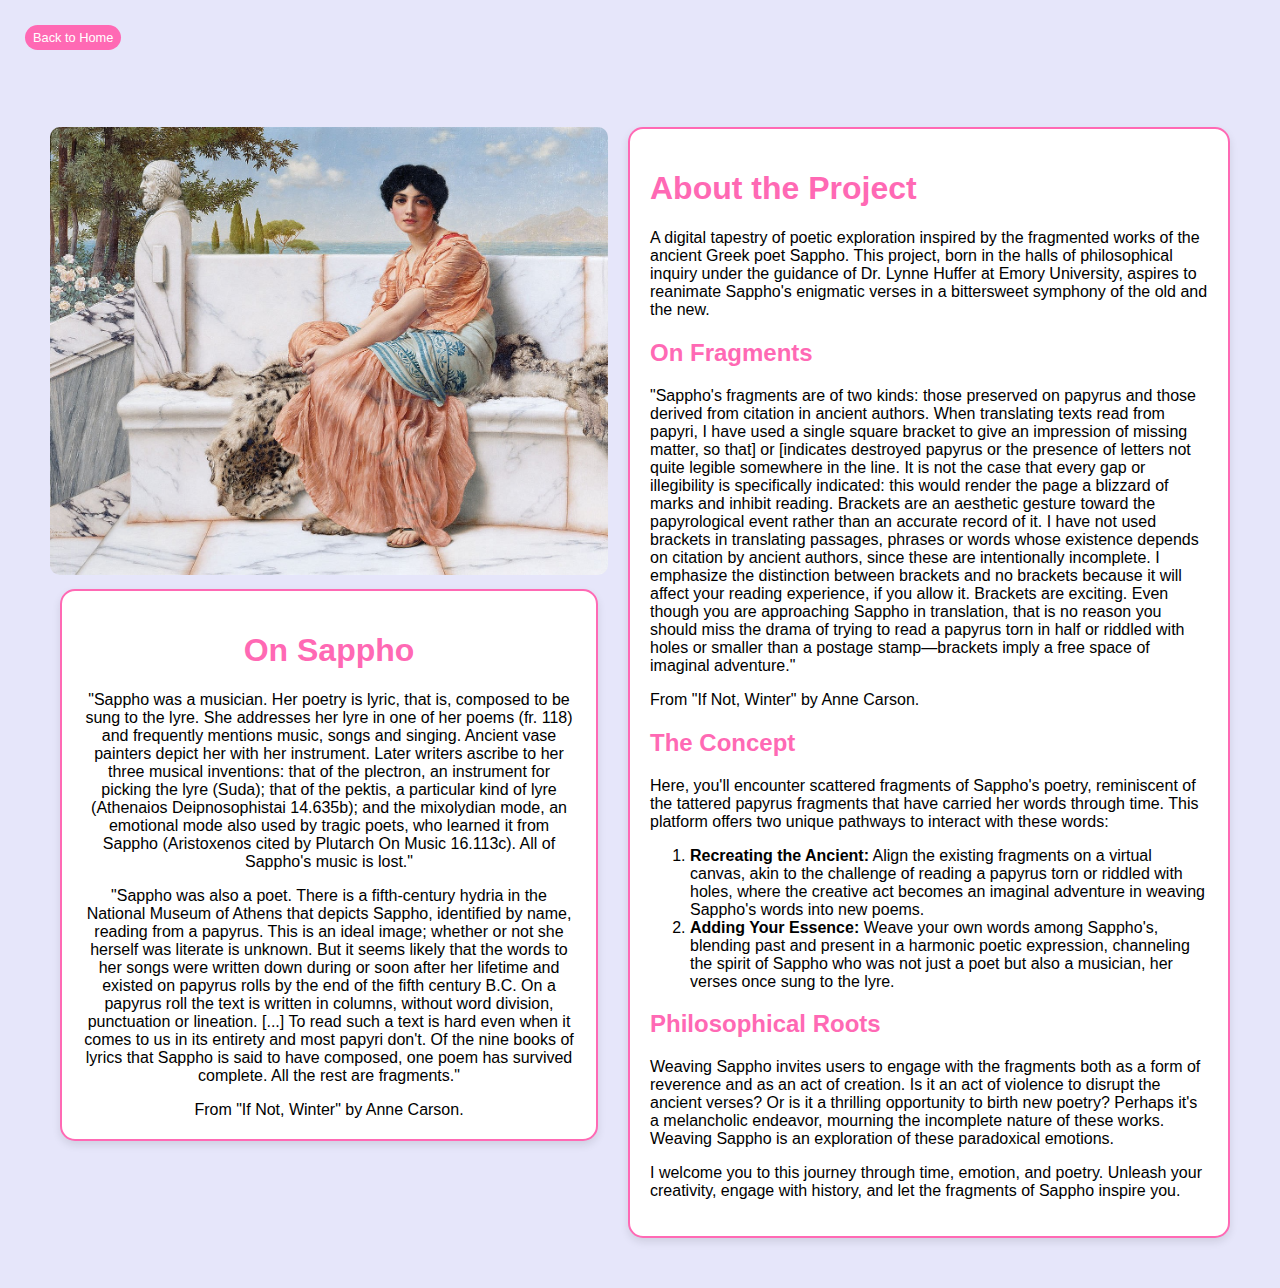
<file: about.html>
<!DOCTYPE html>
<html lang="en">
<head>
    <meta charset="UTF-8">
    <meta name="viewport" content="width=device-width, initial-scale=1.0">
    <title>Weaving Sappho: Interactive Canvas</title>
    <style>

        .main-container {
            display: flex;
            flex-wrap: wrap;
            justify-content: center;
            align-items: flex-start;
            padding: 20px;
        }

        .image-container {
            flex: 1;
            max-width: 50%;
            padding: 10px;
            text-align: center;
        }

        .image-container img {
            max-width: 100%;
            height: auto;
            border-radius: 10px;
        }

        .content-box {
            flex: 1;
            background-color: white;
            border: 2px solid hotpink;
            border-radius: 15px;
            box-shadow: 0 4px 8px rgba(0, 0, 0, 0.1);
            padding: 20px;
            margin: 10px;
        }

        header nav ul {
            list-style-type: none;
            padding: 0;
        }

        header nav ul li {
            display: inline;
            margin-right: 20px;
        }

        a {
            text-decoration: none;
            color: hotpink;
        }

        a:hover {
            text-decoration: underline;
        }

        @media (max-width: 768px) {
            .main-container {
                flex-direction: column;
            }

            .image-container, .content-box {
                max-width: 100%;
            }
        }
    </style>
    <link rel="stylesheet" href="style.css">
</head>
<body>
    <header>
        <nav>
            <ul>
                <li><a href="index.html" class="nav-button-2">Back to Home</a></li>
            </ul>
        </nav>
    </header>
    <div class="main-container">
        <div class="image-container">
            <img src="2882.jpg" alt="Image of Sappho">
            
            <div class="content-box">
                <h1>On Sappho</h1>
            <p>"Sappho was a musician. Her poetry is lyric, that is, composed to be sung to the lyre. She addresses
                her lyre in one of her poems (fr. 118) and frequently mentions music, songs and singing. Ancient
                vase painters depict her with her instrument. Later writers ascribe to her three musical inventions:
                that of the plectron, an instrument for picking the lyre (Suda); that of the pektis, a particular kind
                of lyre (Athenaios Deipnosophistai 14.635b); and the mixolydian mode, an emotional mode also
                used by tragic poets, who learned it from Sappho (Aristoxenos cited by Plutarch On Music
                16.113c). All of Sappho's music is lost."
            </p>
            <p>
                "Sappho was also a poet. There is a fifth-century hydria in the National Museum of Athens that
                depicts Sappho, identified by name, reading from a papyrus. This is an ideal image; whether or not
                she herself was literate is unknown. But it seems likely that the words to her songs were written
                down during or soon after her lifetime and existed on papyrus rolls by the end of the fifth century
                B.C. On a papyrus roll the text is written in columns, without word division, punctuation or
                lineation. [...] To read such a text is hard even when it comes to us in its entirety and most papyri
                don't. Of the nine books of lyrics that Sappho is said to have composed, one poem has survived
                complete. All the rest are fragments."</p>
            
                From "If Not, Winter" by Anne Carson.
            </div>
        </div>
        
        <div class="content-box">
        
            <h1>About the Project</h1>
            <p>A digital tapestry of poetic exploration inspired by the fragmented works of the ancient Greek poet Sappho. This project, born in the halls of philosophical inquiry under the guidance of Dr. Lynne Huffer at Emory University, aspires to reanimate Sappho's enigmatic verses in a bittersweet symphony of the old and the new.</p>
            <h2>On Fragments</h2>
                <p>"Sappho's fragments are of two kinds: those preserved on papyrus and those derived from citation
                    in ancient authors. When translating texts read from papyri, I have used a single square bracket to
                    give an impression of missing matter, so that] or [indicates destroyed papyrus or the presence of
                    letters not quite legible somewhere in the line. It is not the case that every gap or illegibility is
                    specifically indicated: this would render the page a blizzard of marks and inhibit reading. Brackets
                    are an aesthetic gesture toward the papyrological event rather than an accurate record of it. I have
                    not used brackets in translating passages, phrases or words whose existence depends on citation by
                    ancient authors, since these are intentionally incomplete. I emphasize the distinction between
                    brackets and no brackets because it will affect your reading experience, if you allow it. Brackets
                    are exciting. Even though you are approaching Sappho in translation, that is no reason you should
                    miss the drama of trying to read a papyrus torn in half or riddled with holes or smaller than a postage
                    stamp—brackets imply a free space of imaginal adventure."</p>
                    From "If Not, Winter" by Anne Carson.
            <h2>The Concept</h2>
            <p>Here, you'll encounter scattered fragments of Sappho's poetry, reminiscent of the tattered papyrus fragments that have carried her words through time. This platform offers two unique pathways to interact with these words:</p>
            <ol>
              <li><strong>Recreating the Ancient:</strong> Align the existing fragments on a virtual canvas, akin to the challenge of reading a papyrus torn or riddled with holes, where the creative act becomes an imaginal adventure in weaving Sappho's words into new poems.</li>
              <li><strong>Adding Your Essence:</strong> Weave your own words among Sappho's, blending past and present in a harmonic poetic expression, channeling the spirit of Sappho who was not just a poet but also a musician, her verses once sung to the lyre.</li>
            </ol>
    
    
            <h2>Philosophical Roots</h2>
            <p>Weaving Sappho invites users to engage with the fragments both as a form of reverence and as an act of creation. Is it an act of violence to disrupt the ancient verses? Or is it a thrilling opportunity to birth new poetry? Perhaps it's a melancholic endeavor, mourning the incomplete nature of these works. Weaving Sappho is an exploration of these paradoxical emotions.</p>
            
            <p>I welcome you to this journey through time, emotion, and poetry. Unleash your creativity, engage with history, and let the fragments of Sappho inspire you.</p>
            <!-- Remaining content -->
        </div>
    </div>
</body>
</html>
</file>
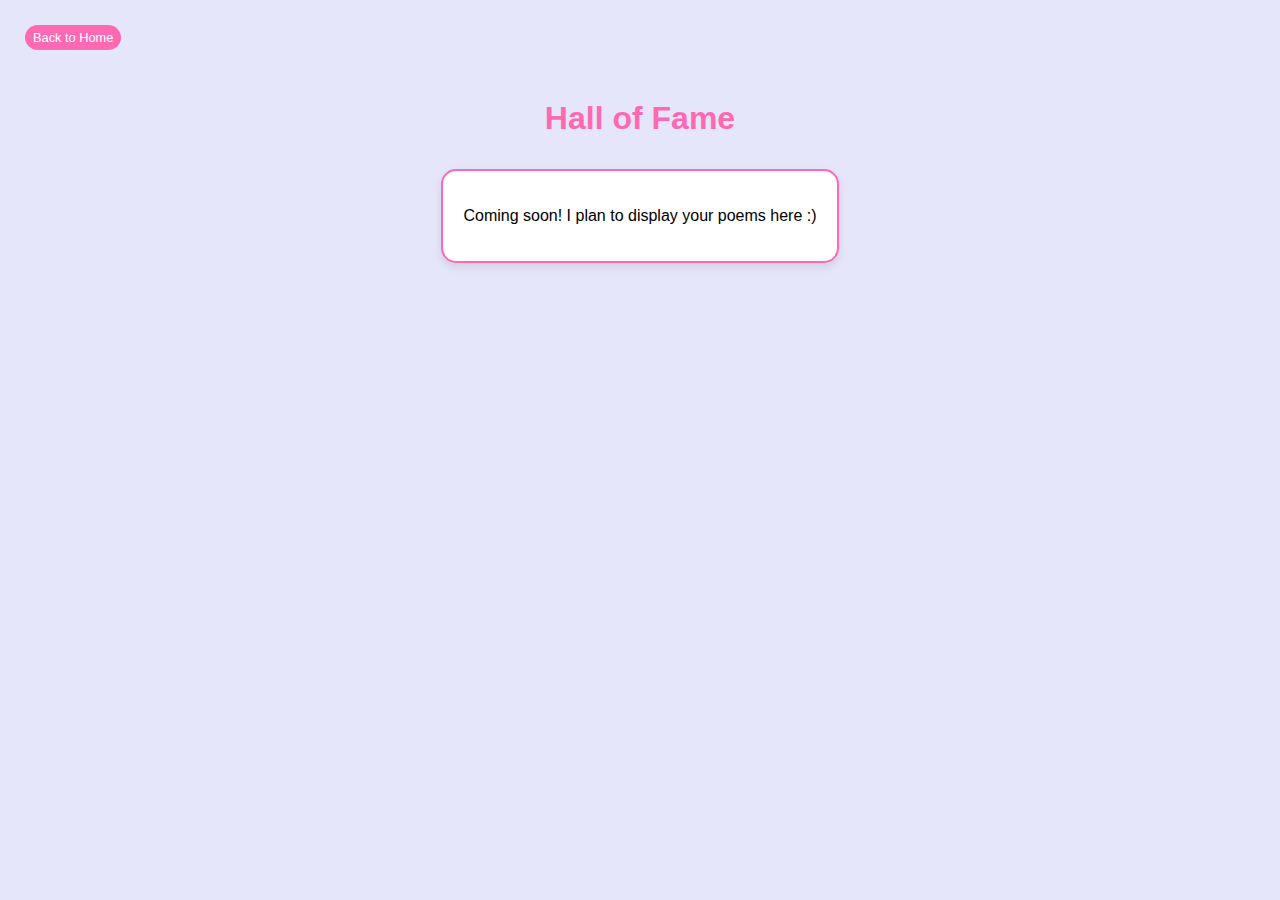
<file: hall-of-fame.html>
<!DOCTYPE html>
<html lang="en">
<head>
    <meta charset="UTF-8">
    <meta name="viewport" content="width=device-width, initial-scale=1.0">
    <title>Weaving Sappho: Interactive Canvas</title>
    <link rel="stylesheet" href="style.css">
    <style>


        form {
            background-color: white;
            border: 3px solid hotpink;
            border-radius: 10px;
            padding: 20px;
            box-shadow: 0 4px 8px rgba(0, 0, 0, 0.1);
            width: 300px;
        }
        label {
            display: block;
            margin-bottom: 15px;
            color: #333;
        }
        input[type="email"], textarea {
            width: 100%;
            padding: 8px;
            margin-top: 5px;
            border: 1px solid #ddd;
            border-radius: 4px;
            box-sizing: border-box; /* Ensures padding doesn't affect overall width */
        }
        textarea {
            height: 100px;
            resize: vertical;
        }
        button {
            background-color: hotpink;
            color: white;
            border: none;
            padding: 10px 20px;
            border-radius: 5px;
            cursor: pointer;
            font-size: 16px;
        }
        button:hover {
            background-color: #ff69b4;
        }
        .content-box {
            flex: 1;
            background-color: white;
            border: 2px solid hotpink;
            border-radius: 15px;
            box-shadow: 0 4px 8px rgba(0, 0, 0, 0.1);
            padding: 20px;
            margin: 10px;
        }
    </style>
</head>
<body>
    <header>
        <nav>
            <ul>
                <li><a href="index.html" class = "nav-button-2">Back to Home</a></li>
            </ul>
        </nav>
    </header>
    <h1>Hall of Fame</h1>
    <div class="content-box">
    <p> Coming soon! I plan to display your poems here :)</p>
    </div>
</body>
</html>
</file>
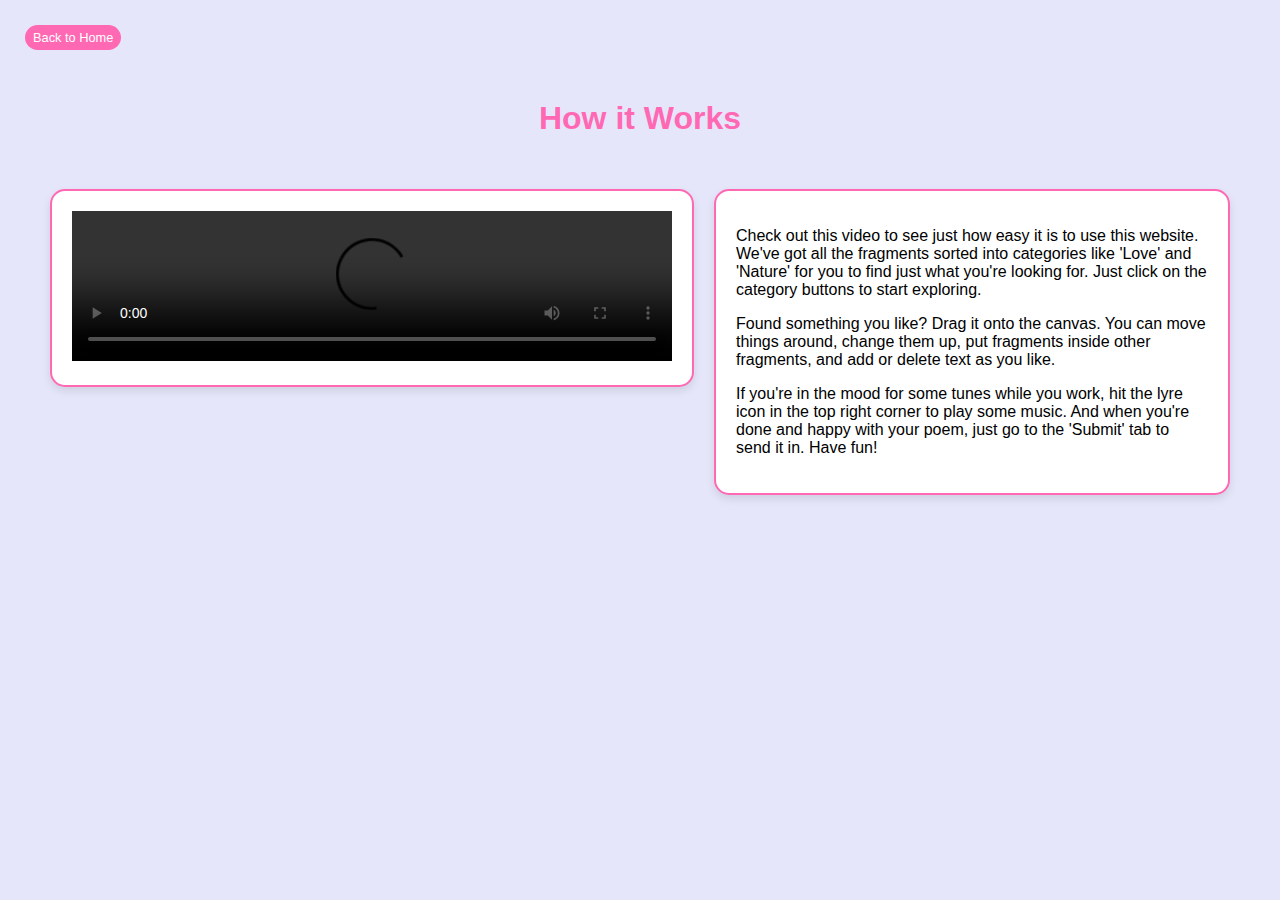
<file: how-it-works.html>
<!DOCTYPE html>
<html lang="en">
<head>
    <meta charset="UTF-8">
    <meta name="viewport" content="width=device-width, initial-scale=1.0">
    <title>Weaving Sappho: Interactive Canvas</title>
    <link rel="stylesheet" href="style.css">
    <style>
            .content-box {
            flex: 1;
            background-color: white;
            border: 2px solid hotpink;
            border-radius: 15px;
            box-shadow: 0 4px 8px rgba(0, 0, 0, 0.1);
            padding: 20px;
            margin: 10px;
        }
        .main-container {
            display: flex;
            flex-wrap: wrap;
            justify-content: center;
            align-items: flex-start;
            padding: 20px;
        }
    </style>
</head>
<body>
    <header>
        <nav>
            <ul>
                <li><a href="index.html" class = "nav-button-2">Back to Home</a></li>
            </ul>
        </nav>
    </header>
    <h1>How it Works</h1>
    <div class="main-container">
    <div class="content-box">
        <video width="600" controls>
            <source src="Sample.mov" type="video/quicktime">
            Your browser does not support HTML video.
          </video>
    </div>
    <div class="content-box">
        <p>Check out this video to see just how easy it is to use this website. We've got all the fragments sorted into categories like 'Love' and 'Nature' for you to find just what you're looking for. Just click on the category buttons to start exploring.</p>

            <p>Found something you like? Drag it onto the canvas. You can move things around, change them up, put fragments inside other fragments, and add or delete text as you like.</p>
            
            <p>If you're in the mood for some tunes while you work, hit the lyre icon in the top right corner to play some music. And when you're done and happy with your poem, just go to the 'Submit' tab to send it in. Have fun! </p>
    </div>
</div>
</body>
</html>
</file>
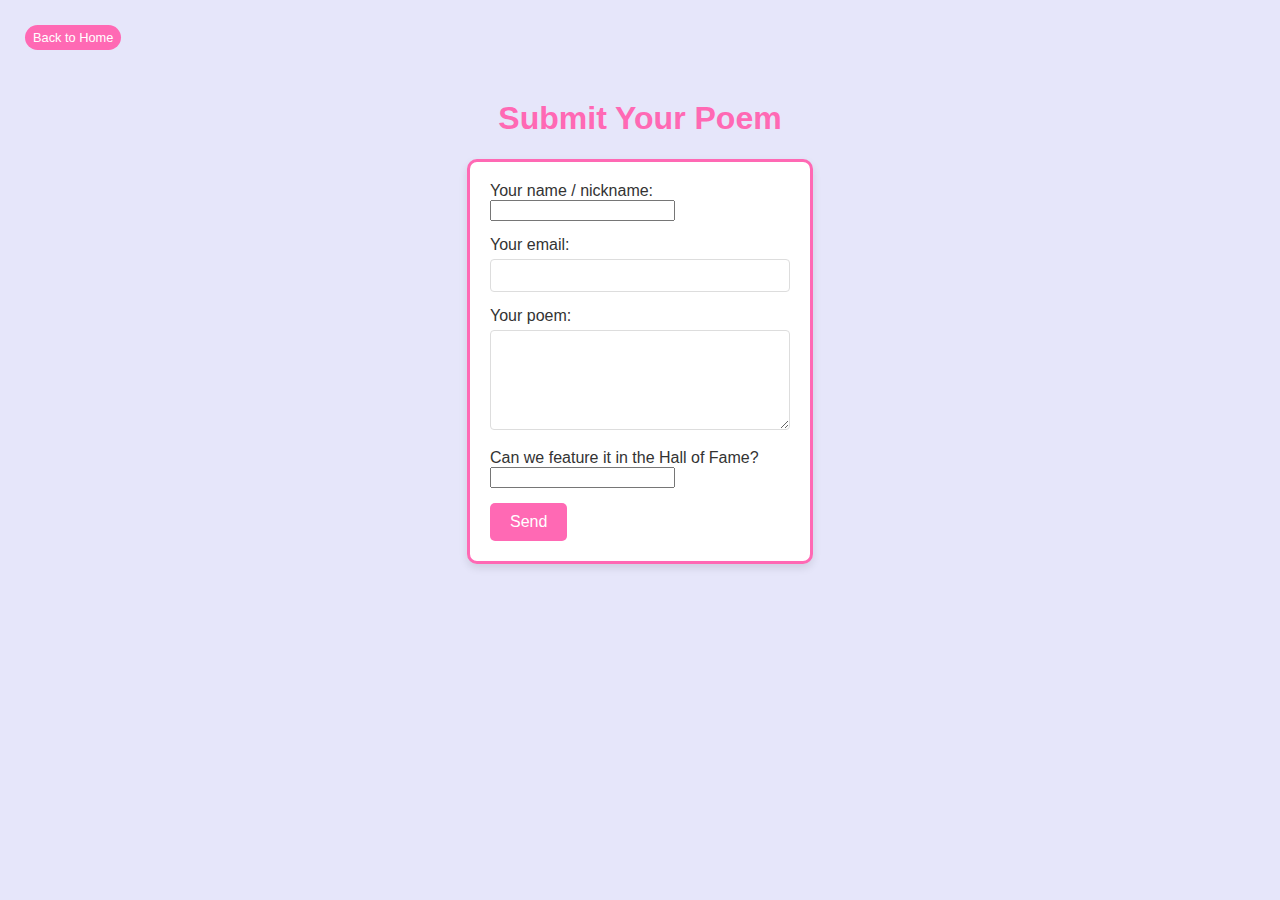
<file: sample-poems.html>
<!DOCTYPE html>
<html lang="en">
<head>
    <meta charset="UTF-8">
    <meta name="viewport" content="width=device-width, initial-scale=1.0">
    <title>Weaving Sappho: Interactive Canvas</title>
    <link rel="stylesheet" href="style.css">
    <style>


        form {
            background-color: white;
            border: 3px solid hotpink;
            border-radius: 10px;
            padding: 20px;
            box-shadow: 0 4px 8px rgba(0, 0, 0, 0.1);
            width: 300px;
        }
        label {
            display: block;
            margin-bottom: 15px;
            color: #333;
        }
        input[type="email"], textarea {
            width: 100%;
            padding: 8px;
            margin-top: 5px;
            border: 1px solid #ddd;
            border-radius: 4px;
            box-sizing: border-box; /* Ensures padding doesn't affect overall width */
        }
        textarea {
            height: 100px;
            resize: vertical;
        }
        button {
            background-color: hotpink;
            color: white;
            border: none;
            padding: 10px 20px;
            border-radius: 5px;
            cursor: pointer;
            font-size: 16px;
        }
        button:hover {
            background-color: #ff69b4;
        }
    </style>
</head>
<body>
    <header>
        <nav>
            <ul>
                <li><a href="index.html" class = "nav-button-2">Back to Home</a></li>
            </ul>
        </nav>
    </header>
    <h1>Submit Your Poem</h1>
    <form
    action="https://formspree.io/f/mdorrjkq"
    method="POST"
    >
    <label>
        Your name / nickname:
        <input type="text" name="name">
      </label>
    <label>
      Your email:
      <input type="email" name="email">
    </label>
    <label>
      Your poem:
      <textarea name="message"></textarea>
    </label>
    <label>
        Can we feature it in the Hall of Fame?
        <input type ="text" name="message"></textarea>
    </label>
    <!-- your other form fields go here -->
    <button type="submit">Send</button>
  </form>
</body>
</html>
</file>
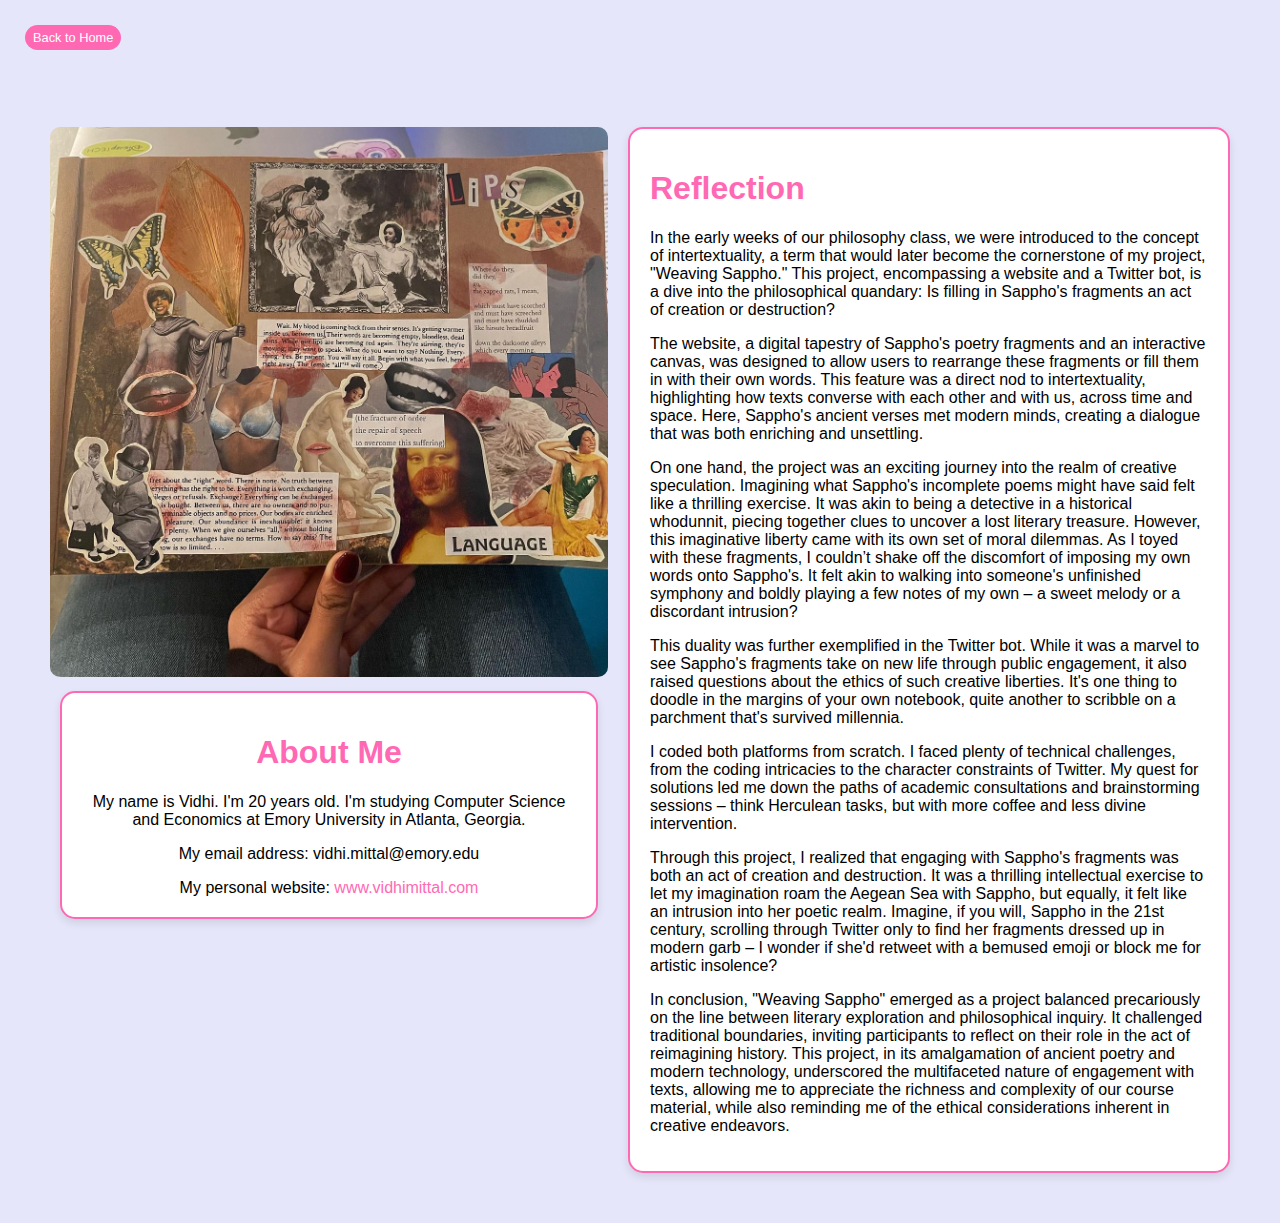
<file: thoughts.html>
<!DOCTYPE html>
<html lang="en">
<head>
    <meta charset="UTF-8">
    <meta name="viewport" content="width=device-width, initial-scale=1.0">
    <title>Weaving Sappho: Interactive Canvas</title>
    <style>

        .main-container {
            display: flex;
            flex-wrap: wrap;
            justify-content: center;
            align-items: flex-start;
            padding: 20px;
        }

        .image-container {
            flex: 1;
            max-width: 50%;
            padding: 10px;
            text-align: center;
        }

        .image-container img {
            max-width: 100%;
            height: auto;
            border-radius: 10px;
        }

        .content-box {
            flex: 1;
            background-color: white;
            border: 2px solid hotpink;
            border-radius: 15px;
            box-shadow: 0 4px 8px rgba(0, 0, 0, 0.1);
            padding: 20px;
            margin: 10px;
        }

        header nav ul {
            list-style-type: none;
            padding: 0;
        }

        header nav ul li {
            display: inline;
            margin-right: 20px;
        }

        a {
            text-decoration: none;
            color: hotpink;
        }

        a:hover {
            text-decoration: underline;
        }

        @media (max-width: 768px) {
            .main-container {
                flex-direction: column;
            }

            .image-container, .content-box {
                max-width: 100%;
            }
        }
    </style>
    <link rel="stylesheet" href="style.css">
</head>
<body>
    <header>
        <nav>
            <ul>
                <li><a href="index.html" class="nav-button-2">Back to Home</a></li>
            </ul>
        </nav>
    </header>
    <div class="main-container">
        <div class="image-container">
            <img src="IMG_9878.jpg" alt="My Collage">
            
            <div class="content-box">
                <h1>About Me</h1>
            <p>
                My name is Vidhi. I'm 20 years old. I'm studying Computer Science and Economics at Emory University in Atlanta, Georgia.
            </p>
            <p>
                My email address: vidhi.mittal@emory.edu
            </p>
            My personal website: <a href="https://www.vidhimittal.com/">www.vidhimittal.com</a>

            </div>
        </div>
        
        <div class="content-box">
        
            <h1>Reflection</h1>
            <p>In the early weeks of our philosophy class, we were introduced to the concept of intertextuality, a term that would later become the cornerstone of my project, "Weaving Sappho." This project, encompassing a website and a Twitter bot, is a dive into the philosophical quandary: Is filling in Sappho's fragments an act of creation or destruction?</p>

<p>The website, a digital tapestry of Sappho's poetry fragments and an interactive canvas, was designed to allow users to rearrange these fragments or fill them in with their own words. This feature was a direct nod to intertextuality, highlighting how texts converse with each other and with us, across time and space. Here, Sappho's ancient verses met modern minds, creating a dialogue that was both enriching and unsettling.</p>

<p>On one hand, the project was an exciting journey into the realm of creative speculation. Imagining what Sappho's incomplete poems might have said felt like a thrilling exercise. It was akin to being a detective in a historical whodunnit, piecing together clues to uncover a lost literary treasure. However, this imaginative liberty came with its own set of moral dilemmas. As I toyed with these fragments, I couldn’t shake off the discomfort of imposing my own words onto Sappho's. It felt akin to walking into someone's unfinished symphony and boldly playing a few notes of my own – a sweet melody or a discordant intrusion?</p>

<p>This duality was further exemplified in the Twitter bot. While it was a marvel to see Sappho's fragments take on new life through public engagement, it also raised questions about the ethics of such creative liberties. It's one thing to doodle in the margins of your own notebook, quite another to scribble on a parchment that's survived millennia.</p>

<p>I coded both platforms from scratch. I faced plenty of technical challenges, from the coding intricacies to the character constraints of Twitter. My quest for solutions led me down the paths of academic consultations and brainstorming sessions – think Herculean tasks, but with more coffee and less divine intervention.</p>

<p>Through this project, I realized that engaging with Sappho's fragments was both an act of creation and destruction. It was a thrilling intellectual exercise to let my imagination roam the Aegean Sea with Sappho, but equally, it felt like an intrusion into her poetic realm. Imagine, if you will, Sappho in the 21st century, scrolling through Twitter only to find her fragments dressed up in modern garb – I wonder if she'd retweet with a bemused emoji or block me for artistic insolence?</p>

<p>In conclusion, "Weaving Sappho" emerged as a project balanced precariously on the line between literary exploration and philosophical inquiry. It challenged traditional boundaries, inviting participants to reflect on their role in the act of reimagining history. This project, in its amalgamation of ancient poetry and modern technology, underscored the multifaceted nature of engagement with texts, allowing me to appreciate the richness and complexity of our course material, while also reminding me of the ethical considerations inherent in creative endeavors. </p>


            <!-- Remaining content -->
        </div>
    </div>
</body>
</html>
</file>
<file: style.css>
/* Navigation Menu Styling */
nav ul {
    list-style-type: none;
    margin: 0;
    padding: 0;
    overflow: hidden;
    text-align: center; /* Center the navigation menu */
    display: inline-block;
}

nav li {
    display: inline-block; /* Display buttons next to each other */
}

/* Style for navigation buttons */
.nav-button {
    display: block;
    color: black; /* Text color */
    text-align: center;
    padding: 5px 8px; /* Smaller padding for smaller buttons */
    text-decoration: none;
    border-radius: 15px; /* Rounded corners */
    background-color: white; /* White background */
    border: 1px solid hotpink; /* Hotpink border */
    margin: 5px; /* Margin around buttons */
    font-size: 0.8em; /* Smaller font size */
    transition: background-color 0.3s, color 0.3s; /* Transition for hover effect */
}
.nav-button-2 {
    display: block;
    color: white; /* Text color */
    text-align: center;
    padding: 5px 8px; /* Smaller padding for smaller buttons */
    text-decoration: none;
    border-radius: 15px; /* Rounded corners */
    background-color: hotpink; /* White background */
    /* border: 1px solid white; /* Hotpink border */
    margin: 5px; /* Margin around buttons */
    font-size: 0.8em; /* Smaller font size */
    transition: background-color 0.3s, color 0.3s; /* Transition for hover effect */
}

/* Hover effect */
.nav-button:hover {
    background-color: hotpink; /* Hotpink background on hover */
    color: white; /* White text on hover */
}

.nav-button-2:hover {
    background-color: white; /* Hotpink background on hover */
    color: black; /* White text on hover */
    border: 1px solid white;
}
body {
    font-family: 'Arial', sans-serif;
    background-color: lavender;
    margin: 0;
    padding: 20px;
    display: flex;
    flex-direction: column;
    align-items: center;
}

header {
    text-align: center;
    width: 100%;
    margin-bottom: 20px;
    position: relative;
    
}

h1 {
    font-size: 2em;
    color: hotpink;
}

h2 {
    font-size: 1.5em;
    color: hotpink;
}
#container {
    display: flex;
    width: 100%;
    align-items: flex-start;
    justify-content: space-between;
    max-width: 1200px;
    margin: 0 auto; /* Centers the container and maintains the margin on the top and bottom */
}

#fragments-container {
    flex: 1;
    height: calc(100vh - 100px);
    overflow-y: auto;
    margin-right: 20px;
    padding: 10px;
}

.category {
    background-color: white;
    border: 2px solid hotpink;
    border-radius: 5px;
    margin-bottom: 10px;
    padding: 10px;
    width: auto; /* The width is set to auto to allow flexibility based on content */
}

.fragment {
    padding: 5px;
    margin: 5px 0;
    border: 1px solid grey;
    background-color: white;
    cursor: move;
    white-space: nowrap; /* Prevents the text from wrapping */
    overflow: hidden; /* Hides overflow text */
    text-overflow: ellipsis; /* Adds an ellipsis to text that overflows */
}


#poem-container {
    flex: 0 0 350px;
    border: 2px dashed hotpink;
    border-radius: 15px;
    height: calc(100vh - 100px);
    position: sticky;
    top: 20px;
    padding: 10px;
    margin-left: 20px;
    margin-right: 20px;
    background-color: white;
    box-shadow: 0 4px 8px rgba(0, 0, 0, 0.1);
    resize: both; /* This allows the container to be resizable both horizontally and vertically */
    overflow: auto;

}

#poem-container p {
    color: grey;
    text-align: center;
    margin-top: 0; /* Removes the default margin from the paragraph for a cleaner look */
}

.editable-blank {
    display: inline-block;
    width: 50px; /* Width of the blank space */
    border-bottom: 1px solid black; /* Underline for blank */
    color: black; /* Hide text until it's written */
    text-align: center;
}
.return-button {
    margin-left: 10px;
    padding: 5px 10px;
    /* Add more styling as needed */
    display: none; /* Initially hidden */
}
.new-text {
    color: blue; /* Or any color you prefer */
}


/* Styling for the header to display the image and heading side by side */
header {
    display: flex;
    align-items: center;
    justify-content: start;
}
#musicToggle {
    width: 150px;
    position: absolute; /* Absolute positioning within the header */
    right: 0; /* Align to the right side */
    top: 50%; /* Position at the vertical center of the header */
    transform: translateY(-50%);
}


/* Centering the Button */
#restartButton {
    width: 150px;
    cursor: pointer; /* Changes the mouse cursor to indicate the button is clickable */
    margin-left: auto;
    margin-right: auto;
    display: block;
}
</file>
